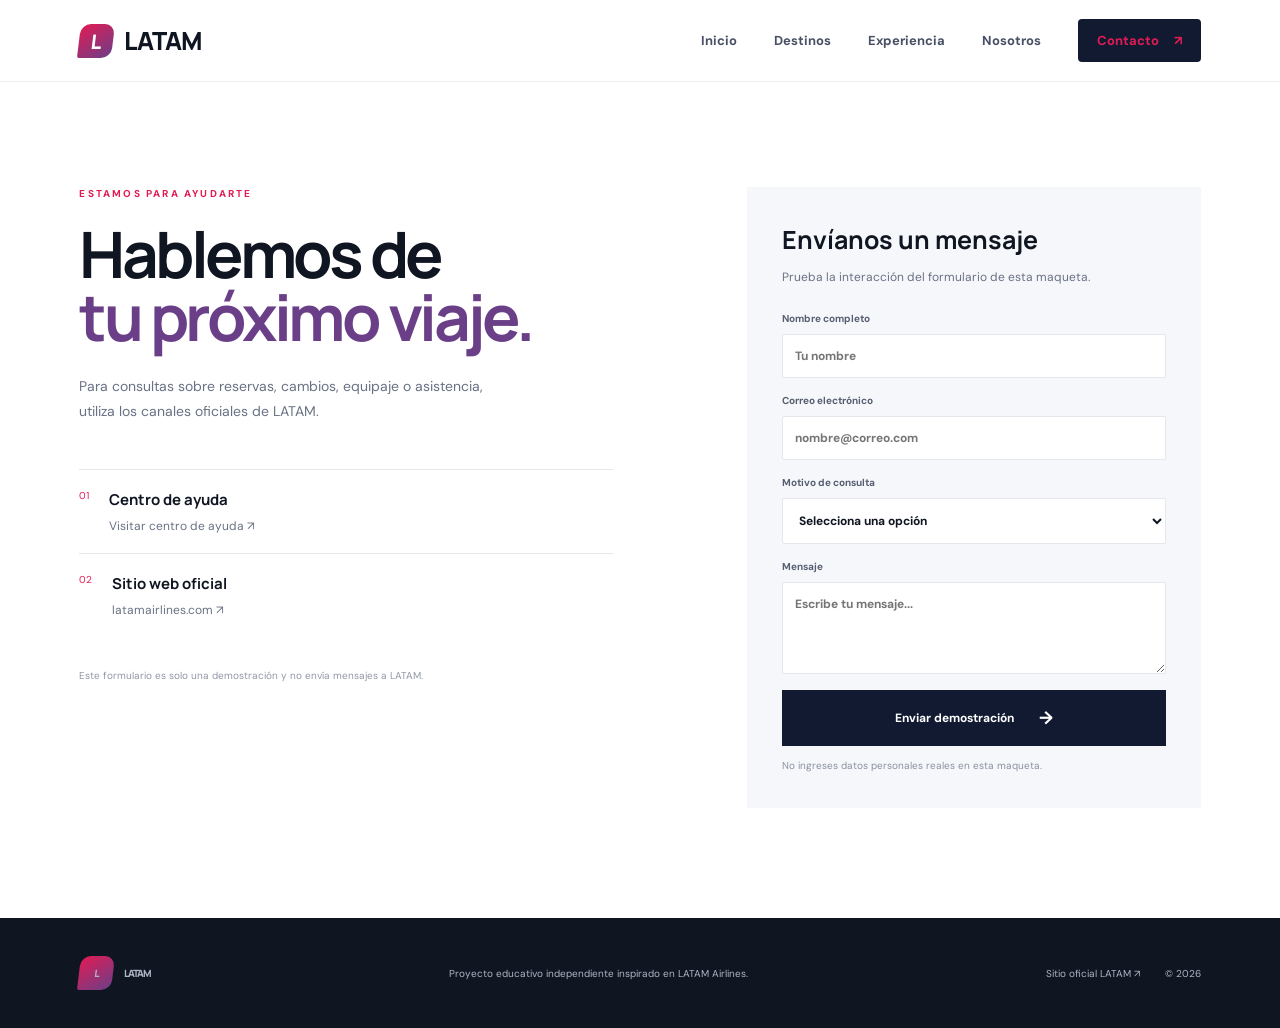
<file: latam-airlines-web/latam-airlines-web/pages/contacto.html>
<!DOCTYPE html>
<html lang="es"><head><meta charset="UTF-8"><meta name="viewport" content="width=device-width, initial-scale=1.0"><title>Contacto — LATAM</title><link rel="preconnect" href="https://fonts.googleapis.com"><link href="https://fonts.googleapis.com/css2?family=DM+Sans:wght@400;500;600;700&family=Manrope:wght@400;500;600;700;800&display=swap" rel="stylesheet"><link rel="stylesheet" href="../css/style.css"></head>
<body><header class="site-header"><a class="brand" href="../index.html"><span class="brand-mark">L</span><span>LATAM</span></a><button class="menu-toggle" aria-label="Abrir menú"><i></i><i></i><i></i></button><nav class="main-nav"><a href="../index.html">Inicio</a><a href="destinos.html">Destinos</a><a href="experiencia.html">Experiencia</a><a href="nosotros.html">Nosotros</a><a class="nav-cta active" href="contacto.html">Contacto <span>↗</span></a></nav></header>
<main><section class="contact-layout section-shell"><div class="contact-copy reveal"><p class="eyebrow">ESTAMOS PARA AYUDARTE</p><h1>Hablemos de<br><em>tu próximo viaje.</em></h1><p>Para consultas sobre reservas, cambios, equipaje o asistencia, utiliza los canales oficiales de LATAM.</p><div class="contact-link"><span>01</span><div><strong>Centro de ayuda</strong><a href="https://www.latamairlines.com/pe/es/centro-ayuda" target="_blank" rel="noopener">Visitar centro de ayuda ↗</a></div></div><div class="contact-link"><span>02</span><div><strong>Sitio web oficial</strong><a href="https://www.latamairlines.com/pe/es" target="_blank" rel="noopener">latamairlines.com ↗</a></div></div><small>Este formulario es solo una demostración y no envía mensajes a LATAM.</small></div>
<form class="contact-form reveal" id="contactForm"><h2>Envíanos un mensaje</h2><p>Prueba la interacción del formulario de esta maqueta.</p><label>Nombre completo<input type="text" id="name" placeholder="Tu nombre" required></label><label>Correo electrónico<input type="email" id="email" placeholder="nombre@correo.com" required></label><label>Motivo de consulta<select id="reason" required><option value="">Selecciona una opción</option><option>Información de destinos</option><option>Experiencia de viaje</option><option>Consulta general</option></select></label><label>Mensaje<textarea id="message" rows="4" placeholder="Escribe tu mensaje..." required></textarea></label><button class="button button-dark" type="submit">Enviar demostración <span>→</span></button><p class="form-note" id="contactMessage" role="status">No ingreses datos personales reales en esta maqueta.</p></form></section></main>
<footer class="site-footer"><a class="brand footer-brand" href="../index.html"><span class="brand-mark">L</span><span>LATAM</span></a><p>Proyecto educativo independiente inspirado en LATAM Airlines.</p><div><a href="https://www.latamairlines.com/pe/es" target="_blank" rel="noopener">Sitio oficial LATAM ↗</a><span>© 2026</span></div></footer><script src="../js/main.js"></script></body></html>
</file>
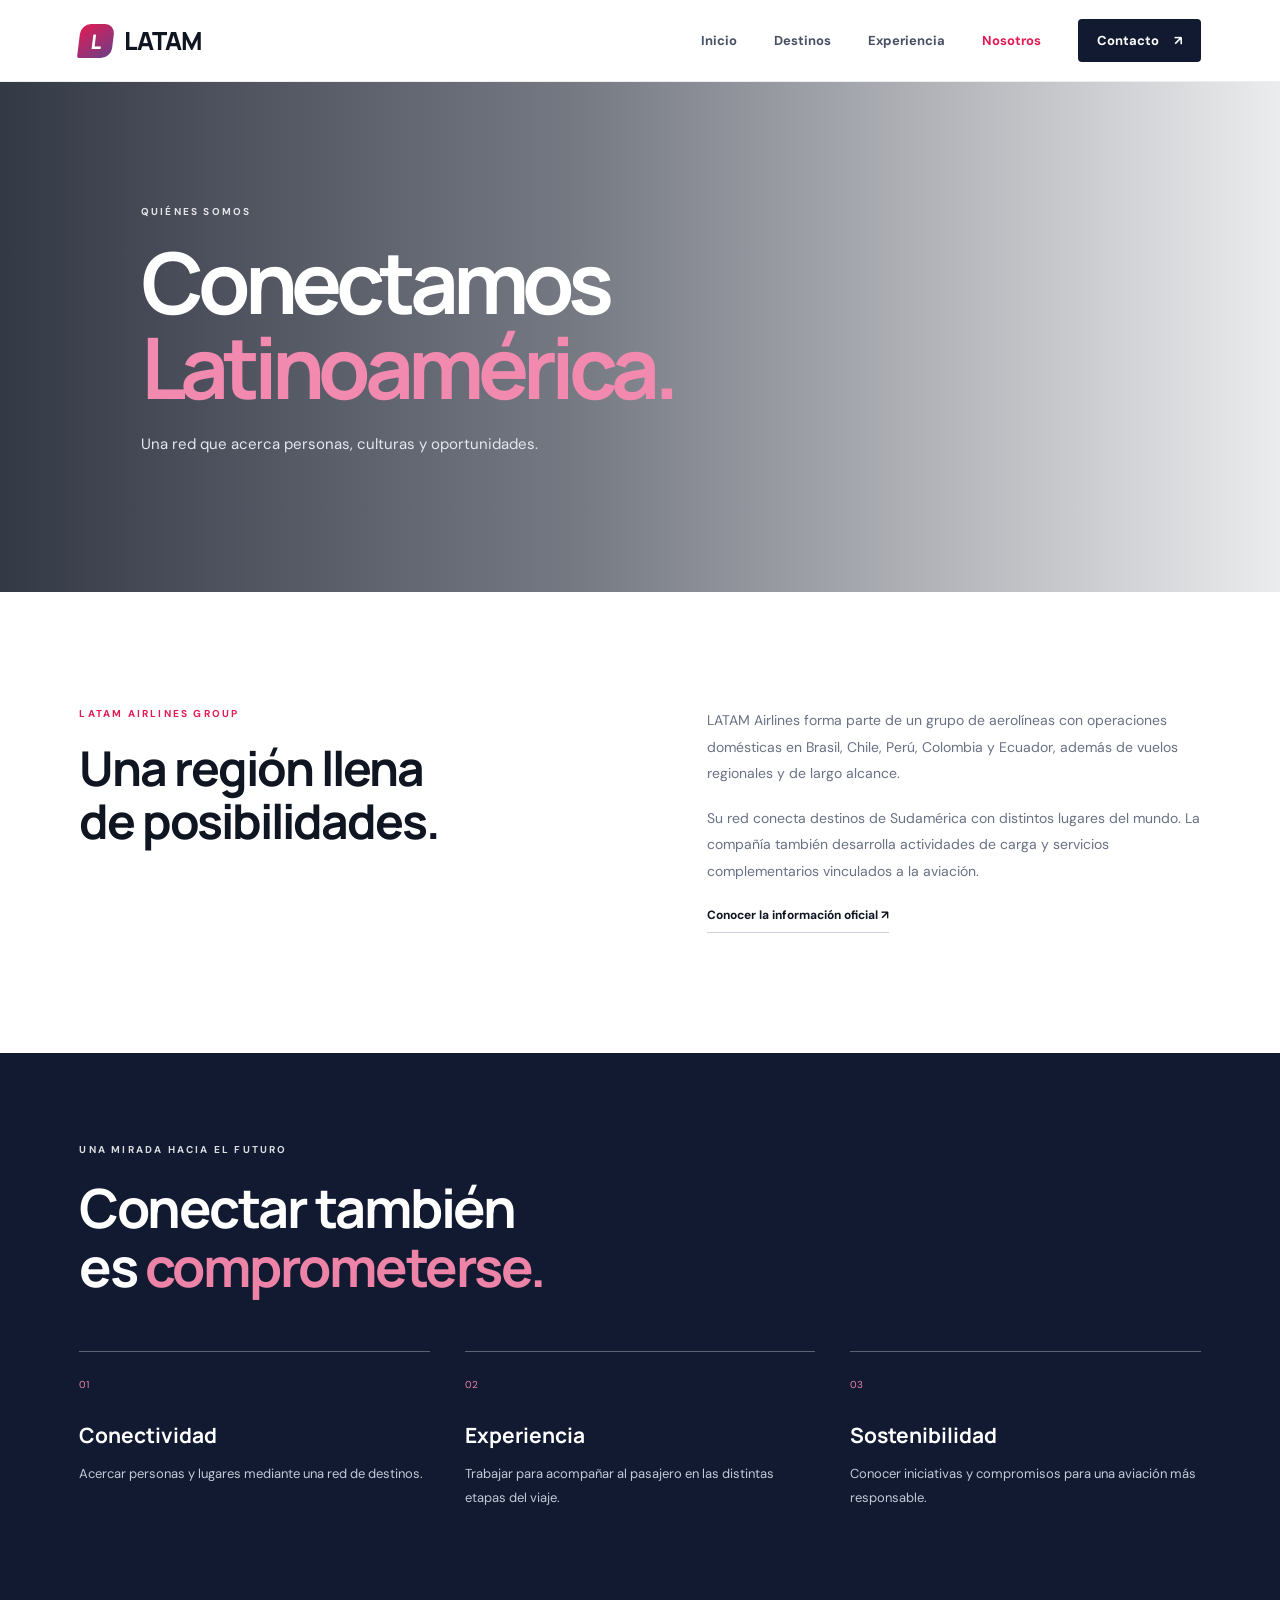
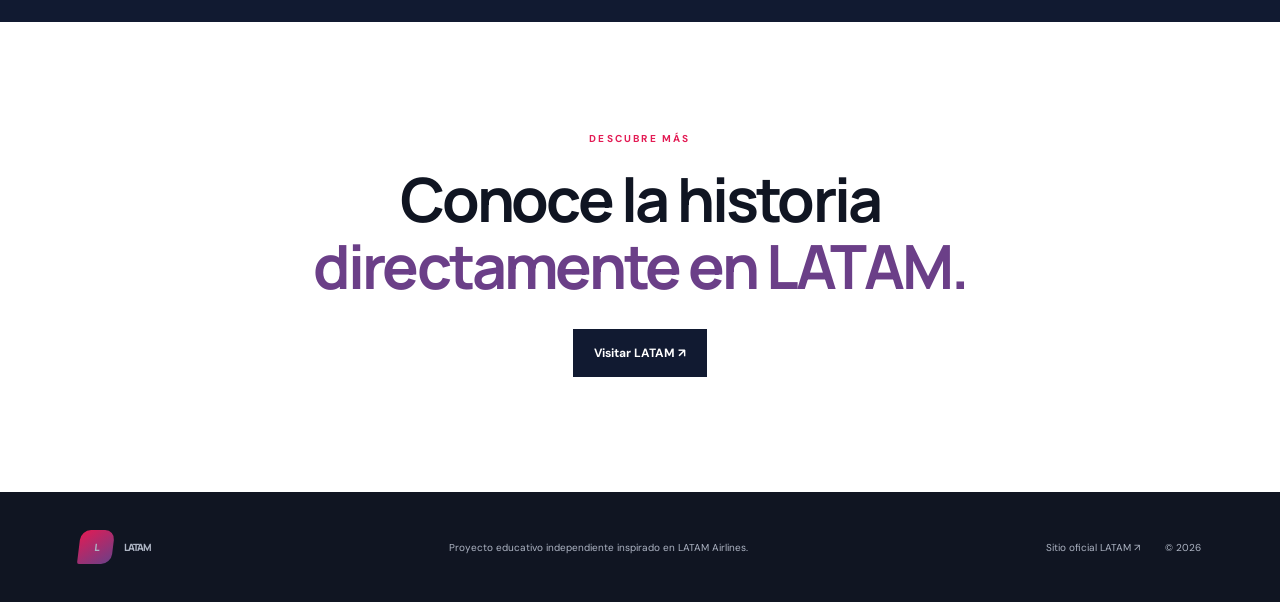
<file: latam-airlines-web/latam-airlines-web/pages/nosotros.html>
<!DOCTYPE html>
<html lang="es"><head><meta charset="UTF-8"><meta name="viewport" content="width=device-width, initial-scale=1.0"><title>Nosotros — LATAM</title><link rel="preconnect" href="https://fonts.googleapis.com"><link href="https://fonts.googleapis.com/css2?family=DM+Sans:wght@400;500;600;700&family=Manrope:wght@400;500;600;700;800&display=swap" rel="stylesheet"><link rel="stylesheet" href="../css/style.css"></head>
<body><header class="site-header"><a class="brand" href="../index.html"><span class="brand-mark">L</span><span>LATAM</span></a><button class="menu-toggle" aria-label="Abrir menú"><i></i><i></i><i></i></button><nav class="main-nav"><a href="../index.html">Inicio</a><a href="destinos.html">Destinos</a><a href="experiencia.html">Experiencia</a><a class="active" href="nosotros.html">Nosotros</a><a class="nav-cta" href="contacto.html">Contacto <span>↗</span></a></nav></header>
<main><section class="page-hero about-hero"><div class="page-hero-shade"></div><div class="page-hero-content reveal"><p class="eyebrow light">QUIÉNES SOMOS</p><h1>Conectamos<br><em>Latinoamérica.</em></h1><p>Una red que acerca personas, culturas y oportunidades.</p></div></section>
<section class="section-shell about-story"><div class="reveal"><p class="eyebrow">LATAM AIRLINES GROUP</p><h2>Una región llena<br>de posibilidades.</h2></div><div class="reveal"><p>LATAM Airlines forma parte de un grupo de aerolíneas con operaciones domésticas en Brasil, Chile, Perú, Colombia y Ecuador, además de vuelos regionales y de largo alcance.</p><p>Su red conecta destinos de Sudamérica con distintos lugares del mundo. La compañía también desarrolla actividades de carga y servicios complementarios vinculados a la aviación.</p><a class="text-link" href="https://www.latamairlines.com/pe/es/conocenos" target="_blank" rel="noopener">Conocer la información oficial ↗</a></div></section>
<section class="values-section"><div class="section-shell"><p class="eyebrow light">UNA MIRADA HACIA EL FUTURO</p><h2>Conectar también<br>es <em>comprometerse.</em></h2><div class="values-grid"><article class="value-card"><span>01</span><h3>Conectividad</h3><p>Acercar personas y lugares mediante una red de destinos.</p></article><article class="value-card"><span>02</span><h3>Experiencia</h3><p>Trabajar para acompañar al pasajero en las distintas etapas del viaje.</p></article><article class="value-card"><span>03</span><h3>Sostenibilidad</h3><p>Conocer iniciativas y compromisos para una aviación más responsable.</p></article></div></div></section>
<section class="section-shell closing-cta"><p class="eyebrow">DESCUBRE MÁS</p><h2>Conoce la historia<br><em>directamente en LATAM.</em></h2><a class="button button-dark" href="https://www.latamairlines.com/pe/es/conocenos" target="_blank" rel="noopener">Visitar LATAM ↗</a></section></main>
<footer class="site-footer"><a class="brand footer-brand" href="../index.html"><span class="brand-mark">L</span><span>LATAM</span></a><p>Proyecto educativo independiente inspirado en LATAM Airlines.</p><div><a href="https://www.latamairlines.com/pe/es" target="_blank" rel="noopener">Sitio oficial LATAM ↗</a><span>© 2026</span></div></footer><script src="../js/main.js"></script></body></html>
</file>
<file: latam-airlines-web/latam-airlines-web/css/style.css>
:root{--ink:#101522;--navy:#111a31;--blue:#243b70;--red:#e31b54;--violet:#6b3f88;--muted:#697184;--paper:#f6f7fa;--white:#fff;--line:#e5e7ed;--font:'DM Sans',sans-serif;--display:'Manrope',sans-serif}
*{box-sizing:border-box}html{scroll-behavior:smooth}body{margin:0;background:var(--white);color:var(--ink);font-family:var(--font);-webkit-font-smoothing:antialiased}a{color:inherit;text-decoration:none}button,input,select,textarea{font:inherit}.site-header{height:82px;padding:0 6.2%;display:flex;align-items:center;justify-content:space-between;background:#fff;position:sticky;top:0;z-index:20;border-bottom:1px solid rgba(20,30,50,.08)}.brand{display:flex;align-items:center;gap:11px;font-family:var(--display);font-weight:800;font-size:25px;letter-spacing:-1.4px}.brand-mark{display:grid;place-items:center;width:34px;height:34px;color:#fff;font-size:20px;font-weight:800;border-radius:10px 10px 10px 2px;background:linear-gradient(145deg,var(--red),var(--violet));transform:skew(-7deg)}.main-nav{display:flex;align-items:center;gap:37px;font-size:13px;font-weight:700;color:#485064}.main-nav a{transition:color .25s}.main-nav a:hover,.main-nav a.active{color:var(--red)}.main-nav .nav-cta{background:var(--navy);color:#fff;padding:13px 19px;border-radius:4px}.nav-cta span{margin-left:12px}.menu-toggle{display:none;border:0;background:none;padding:8px}.menu-toggle i{display:block;width:24px;height:2px;background:var(--ink);margin:5px}
.hero{height:min(760px,78vw);min-height:610px;position:relative;display:flex;align-items:center;color:#fff;overflow:hidden;background:#1a2942}.hero-image,.hero-shade,.experience-photo{position:absolute;inset:0}.hero-image{background:url('https://images.unsplash.com/photo-1436491865332-7a61a109cc05?auto=format&fit=crop&w=2200&q=90') center 45%/cover;animation:heroZoom 18s ease-in-out infinite alternate}.hero-shade,.page-hero-shade{background:linear-gradient(90deg,rgba(7,13,29,.82) 0%,rgba(8,15,32,.55) 46%,rgba(8,15,32,.08) 100%)}.hero-content{position:relative;z-index:1;margin-left:11%;max-width:680px;padding:50px 24px 80px 0}.eyebrow{font-size:10px;letter-spacing:2.2px;font-weight:700;color:var(--red);margin:0 0 22px}.eyebrow.light{color:#fff;opacity:.85}.hero h1,.page-hero h1,.contact-copy h1{font-family:var(--display);font-size:clamp(52px,7.5vw,102px);line-height:.99;letter-spacing:-6px;margin:0 0 25px;font-weight:700}.hero h1 em,.page-hero h1 em,.intro-title h2 em,.closing-cta h2 em,.experience-content h2 em,.page-intro h2 em,.contact-copy h1 em{font-style:normal;color:#f28aaf}.hero-copy{font-size:16px;line-height:1.8;color:#e1e5ee;max-width:430px}.hero-actions{display:flex;align-items:center;gap:30px;margin-top:34px}.button{border:0;display:inline-flex;align-items:center;justify-content:center;gap:25px;padding:16px 21px;font-size:12px;font-weight:700;cursor:pointer;transition:transform .25s,box-shadow .25s,background .25s}.button:hover{transform:translateY(-3px);box-shadow:0 12px 28px #111a3126}.button-light{background:#fff;color:var(--navy)}.button-dark{background:var(--navy);color:#fff}.button span{font-size:18px}.text-link{display:inline-flex;gap:15px;align-items:center;font-size:12px;font-weight:700;border-bottom:1px solid #cbd0d9;padding-bottom:9px;transition:gap .25s,color .25s}.text-link:hover{gap:22px;color:var(--red)}.light-link{color:#fff;border-color:#ffffff80}.hero-bottom{position:absolute;bottom:27px;left:6.2%;right:6.2%;display:flex;justify-content:space-between;font-size:9px;letter-spacing:1.8px;color:#ffffffb8}.section-shell{width:min(1180px,87.6%);margin:0 auto}.booking-wrap{position:relative;margin-top:-42px;z-index:3;background:#fff;padding:30px 34px 20px;box-shadow:0 18px 60px #18233c13}.booking-heading{display:flex;align-items:center;justify-content:space-between}.booking-heading .eyebrow{margin-bottom:7px}.booking-heading h2{font:700 23px var(--display);margin:0}.demo-tag{font-size:9px;letter-spacing:1.2px;color:#8b91a0;border:1px solid var(--line);padding:8px 10px}.flight-form{display:grid;grid-template-columns:1.2fr 1.2fr 1fr .85fr auto;gap:10px;margin-top:24px}.flight-form label,.contact-form label{position:relative;display:flex;flex-direction:column;gap:9px;color:#555e70;font-size:10px;font-weight:700}.flight-form input,.flight-form select,.contact-form input,.contact-form select,.contact-form textarea{width:100%;border:1px solid var(--line);background:#fff;padding:13px 12px;color:var(--ink);outline:none;border-radius:2px;font-size:12px}.flight-form input:focus,.flight-form select:focus,.contact-form input:focus,.contact-form select:focus,.contact-form textarea:focus{border-color:var(--violet)}.flight-form .button{align-self:end;white-space:nowrap;padding:14px 17px}.field-icon{position:absolute;right:12px;top:30px;color:var(--red);pointer-events:none}.form-note{font-size:10px;color:#8a90a0;margin:12px 0 0;line-height:1.5}.intro-grid{display:grid;grid-template-columns:1.2fr .8fr;gap:10%;padding-top:125px;padding-bottom:110px}.intro-title h2,.page-intro h2,.closing-cta h2{font:700 clamp(36px,5vw,61px)/1.1 var(--display);letter-spacing:-2.8px;margin:0}.intro-title h2 em,.page-intro h2 em,.closing-cta h2 em{color:var(--violet)}.intro-text{align-self:end;padding-bottom:8px}.intro-text p{font-size:15px;line-height:1.9;color:var(--muted);margin:0 0 25px;max-width:420px}.destinations-section{background:var(--paper);padding:90px 0 100px}.section-head{display:flex;justify-content:space-between;align-items:end;margin-bottom:35px}.section-head h2{font:700 clamp(30px,4vw,45px) var(--display);letter-spacing:-2px;margin:0}.section-head .eyebrow{margin-bottom:13px}.destination-grid{display:grid;grid-template-columns:1.3fr 1fr 1fr;gap:17px}.destination-card{height:440px;position:relative;overflow:hidden;background:#dce0e8;color:#fff}.destination-card:after{content:"";position:absolute;inset:0;background:linear-gradient(0deg,#071020c9,transparent 58%)}.destination-card img{width:100%;height:100%;object-fit:cover;transition:transform .8s}.destination-card:hover img{transform:scale(1.07)}.card-index{position:absolute;top:22px;left:22px;z-index:1;font-size:9px;letter-spacing:1.6px}.card-caption{position:absolute;z-index:1;bottom:25px;left:25px;display:flex;flex-direction:column;gap:5px}.card-caption strong{font:700 30px var(--display)}.card-caption small{font-size:11px;color:#e5e7ed}.experience-band{position:relative;min-height:580px;background:var(--navy);color:#fff;display:flex;align-items:center;overflow:hidden}.experience-photo{background:url('https://images.unsplash.com/photo-1542296332-2e4473faf563?auto=format&fit=crop&w=2000&q=85') center/cover;opacity:.56}.experience-band:after{content:"";position:absolute;inset:0;background:linear-gradient(90deg,#111a31 0%,#111a31dd 43%,transparent 100%)}.experience-content{position:relative;z-index:1;width:min(1180px,87.6%);margin:auto;padding:80px 0}.experience-content h2{font:700 clamp(48px,6vw,76px)/1.04 var(--display);letter-spacing:-4px;margin:0 0 20px}.experience-content p:not(.eyebrow){max-width:440px;color:#d2d8e4;font-size:14px;line-height:1.8;margin-bottom:28px}.closing-cta{text-align:center;padding-top:110px;padding-bottom:115px}.closing-cta .eyebrow{margin-bottom:20px}.closing-cta h2{margin-bottom:30px}.site-footer{background:#101522;color:#fff;padding:38px 6.2%;display:flex;align-items:center;justify-content:space-between;gap:25px}.footer-brand{color:#fff}.site-footer p,.site-footer span,.site-footer a:not(.brand){font-size:10px;color:#aeb5c4}.site-footer>div{display:flex;gap:25px;align-items:center}.site-footer a:not(.brand):hover{color:#fff}
.page-hero{height:510px;position:relative;display:flex;align-items:center;color:#fff;background-position:center;background-size:cover}.destinations-hero{background-image:url('https://images.unsplash.com/photo-1516026672322-bc52d61a55d5?auto=format&fit=crop&w=2000&q=85')}.experience-hero{background-image:url('https://images.unsplash.com/photo-1542296332-2e4473faf563?auto=format&fit=crop&w=2000&q=85')}.about-hero{background-image:url('https://images.unsplash.com/photo-1474302770737-173ee21bab63?auto=format&fit=crop&w=2000&q=85')}.page-hero-shade{position:absolute;inset:0}.page-hero-content{position:relative;z-index:1;margin-left:11%;max-width:700px}.page-hero h1{font-size:clamp(52px,7vw,85px)}.page-hero-content>p:last-child{font-size:15px;color:#e4e8ef}.page-intro{padding-top:100px;padding-bottom:65px;max-width:1180px}.page-intro>p:last-child{max-width:590px;color:var(--muted);font-size:14px;line-height:1.8;margin-top:22px}.destination-list{padding-bottom:70px}.destination-feature{display:grid;grid-template-columns:1.15fr .85fr;gap:8%;align-items:center;margin-bottom:65px}.destination-feature.reverse{grid-template-columns:.85fr 1.15fr}.destination-feature.reverse img{order:2}.destination-feature img{width:100%;height:430px;object-fit:cover}.destination-feature h2{font:700 clamp(36px,4.5vw,56px)/1.08 var(--display);letter-spacing:-2.5px;margin:15px 0}.destination-feature p{font-size:14px;line-height:1.8;color:var(--muted);max-width:390px;margin-bottom:24px}.service-grid{display:grid;grid-template-columns:repeat(4,1fr);gap:15px;padding-bottom:110px}.service-card{padding:27px 23px 30px;border:1px solid var(--line);min-height:300px;position:relative;transition:transform .3s,box-shadow .3s}.service-card:hover{transform:translateY(-7px);box-shadow:0 15px 35px #15213a12}.service-number{font-size:10px;color:#9da3af}.service-icon{font-size:28px;color:var(--red);margin:30px 0 22px}.service-card h3{font:700 20px var(--display);margin:0 0 12px}.service-card p{font-size:12px;line-height:1.8;color:var(--muted);min-height:85px}.service-card .text-link{font-size:10px}.wide-photo{height:500px;position:relative;overflow:hidden;color:#fff}.wide-photo img{width:100%;height:100%;object-fit:cover}.wide-photo:after{content:"";position:absolute;inset:0;background:linear-gradient(90deg,#0c172bc9,transparent)}.wide-photo div{position:absolute;z-index:1;top:50%;left:12%;transform:translateY(-50%)}.wide-photo h2{font:700 58px/1.05 var(--display);letter-spacing:-3px;margin:0}.about-story{display:grid;grid-template-columns:1fr 1fr;gap:12%;padding-top:115px;padding-bottom:120px}.about-story h2{font:700 48px/1.1 var(--display);letter-spacing:-2px;margin:0}.about-story>div:nth-child(2) p{font-size:14px;line-height:1.9;color:var(--muted);margin:0 0 18px}.values-section{background:#111a31;color:#fff;padding:90px 0 100px}.values-section h2{font:700 54px/1.1 var(--display);letter-spacing:-2.5px;margin:0 0 55px}.values-section h2 em{color:#ed83a6;font-style:normal}.values-grid{display:grid;grid-template-columns:repeat(3,1fr);gap:35px}.value-card{border-top:1px solid #ffffff50;padding-top:20px}.value-card span{font-size:10px;color:#ed83a6}.value-card h3{font:700 21px var(--display);margin:28px 0 10px}.value-card p{font-size:13px;line-height:1.8;color:#c3cad7}.contact-layout{display:grid;grid-template-columns:1fr .85fr;gap:12%;padding-top:105px;padding-bottom:110px}.contact-copy h1{font-size:clamp(45px,5vw,68px);letter-spacing:-3.5px}.contact-copy h1 em{color:var(--violet)}.contact-copy>p:not(.eyebrow){font-size:14px;line-height:1.8;color:var(--muted);max-width:430px;margin:25px 0 45px}.contact-link{display:flex;gap:20px;padding:19px 0;border-top:1px solid var(--line)}.contact-link>span{font-size:10px;color:var(--red)}.contact-link div{display:flex;flex-direction:column;gap:8px}.contact-link strong{font:700 15px var(--display)}.contact-link a{font-size:12px;color:var(--muted)}.contact-copy small{display:block;margin-top:30px;color:#9097a5;font-size:10px;line-height:1.7}.contact-form{background:var(--paper);padding:35px}.contact-form h2{font:700 25px var(--display);margin:0 0 8px}.contact-form>p:not(.form-note){font-size:12px;color:var(--muted);margin-bottom:27px}.contact-form label{margin-bottom:16px}.contact-form textarea{resize:vertical}.contact-form .button{width:100%}
.reveal{opacity:0;transform:translateY(25px);transition:opacity .8s ease,transform .8s ease}.reveal.visible{opacity:1;transform:translateY(0)}@keyframes heroZoom{from{transform:scale(1)}to{transform:scale(1.08)}}@media(max-width:900px){.main-nav{gap:19px}.flight-form{grid-template-columns:repeat(2,1fr)}.flight-form .button{grid-column:span 2}.destination-grid{grid-template-columns:1fr 1fr}.card-large{grid-column:span 2}.service-grid{grid-template-columns:repeat(2,1fr)}.site-footer{flex-wrap:wrap}.site-footer p{order:3;width:100%}}@media(max-width:650px){.site-header{height:70px;padding:0 6%}.menu-toggle{display:block}.main-nav{display:none;position:absolute;top:70px;left:0;right:0;background:#fff;padding:20px 7% 27px;box-shadow:0 15px 25px #10152214;flex-direction:column;align-items:stretch;gap:0}.main-nav.open{display:flex}.main-nav a{padding:14px 0}.main-nav .nav-cta{padding:14px 16px;margin-top:8px}.hero{min-height:650px;height:82vh}.hero-content{margin-left:7%;padding-right:7%}.hero h1{font-size:57px;letter-spacing:-3.5px}.hero-copy{font-size:14px}.hero-bottom{left:7%;right:7%;font-size:8px}.scroll-cue{display:none}.section-shell{width:86%}.booking-wrap{margin-top:-25px;padding:24px 20px}.booking-heading{align-items:flex-start;gap:15px}.booking-heading h2{font-size:19px}.demo-tag{font-size:7px}.flight-form{grid-template-columns:1fr 1fr;gap:12px}.flight-form .button{grid-column:span 2}.intro-grid{grid-template-columns:1fr;gap:28px;padding-top:85px;padding-bottom:80px}.intro-title h2,.page-intro h2,.closing-cta h2{font-size:42px}.section-head{align-items:flex-start;gap:20px;flex-direction:column}.section-head h2{font-size:32px}.destination-grid{grid-template-columns:1fr}.card-large{grid-column:auto}.destination-card{height:390px}.experience-band{min-height:530px}.experience-content{width:86%}.experience-content h2{font-size:51px}.site-footer{padding:35px 7%;align-items:flex-start;flex-direction:column}.site-footer>div{align-items:flex-start;flex-direction:column;gap:10px}.page-hero{height:450px}.page-hero-content{margin-left:7%;padding-right:7%}.page-hero h1{font-size:56px;letter-spacing:-3px}.page-intro{padding-top:75px;padding-bottom:45px}.destination-feature,.destination-feature.reverse{grid-template-columns:1fr;gap:25px;margin-bottom:55px}.destination-feature.reverse img{order:0}.destination-feature img{height:300px}.service-grid{grid-template-columns:1fr}.service-card{min-height:250px}.service-card p{min-height:0}.wide-photo{height:400px}.wide-photo div{left:8%}.wide-photo h2{font-size:45px}.about-story{grid-template-columns:1fr;gap:30px;padding-top:80px;padding-bottom:80px}.about-story h2{font-size:40px}.values-section{padding:75px 0}.values-section h2{font-size:43px}.values-grid{grid-template-columns:1fr;gap:25px}.contact-layout{grid-template-columns:1fr;gap:45px;padding-top:75px;padding-bottom:80px}.contact-copy h1{font-size:49px}.contact-form{padding:25px 20px}.closing-cta{padding-top:80px;padding-bottom:85px}}
@media(prefers-reduced-motion:reduce){*,*::before,*::after{scroll-behavior:auto!important;animation-duration:.01ms!important;transition-duration:.01ms!important}}
</file>
